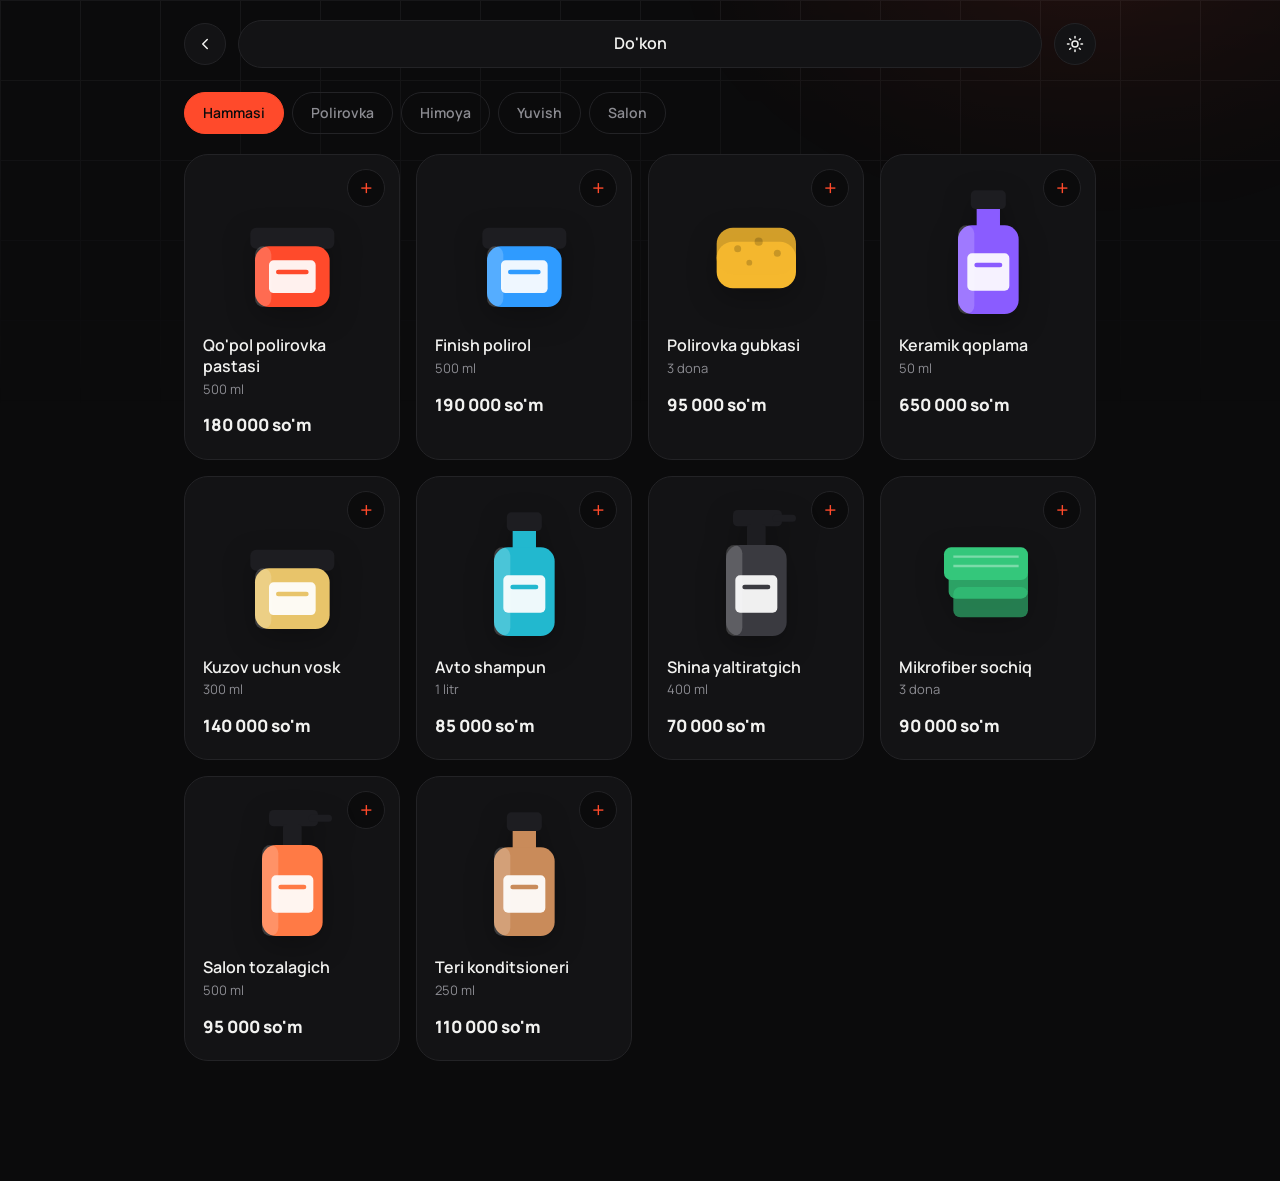
<file: shop.html>
<!DOCTYPE html>
<html lang="uz">
<head>
<meta charset="UTF-8">
<meta name="viewport" content="width=device-width, initial-scale=1">
<title>Do'kon — Reboot Autotuning</title>
<meta name="description" content="Reboot Autotuning onlayn do'koni: polirovka, himoya va yuvish uchun avto kimyo va aksessuarlar.">
<meta name="theme-color" content="#0b0b0c">
<link rel="preconnect" href="https://fonts.googleapis.com">
<link rel="preconnect" href="https://fonts.gstatic.com" crossorigin>
<link href="https://fonts.googleapis.com/css2?family=Manrope:wght@400;500;600;800&display=swap" rel="stylesheet">
<link rel="stylesheet" href="style.css">
<link rel="stylesheet" href="shop.css">
<script src="script.js"></script>
</head>
<body class="shop">

<div class="wrap">
  <div class="shop-bar">
    <a class="icon-btn" href="index.html" aria-label="Asosiy sahifaga qaytish">
      <svg viewBox="0 0 24 24" fill="none" stroke="currentColor" stroke-width="2" stroke-linecap="round" stroke-linejoin="round" aria-hidden="true"><path d="m15 18-6-6 6-6"/></svg>
    </a>
    <div class="shop-title">Do'kon</div>
    <button class="theme-toggle" id="theme-toggle" type="button" aria-label="Mavzuni almashtirish (qorong'i / yorug')" title="Mavzuni almashtirish">
      <svg class="i-sun" viewBox="0 0 24 24" fill="none" stroke="currentColor" stroke-width="2" stroke-linecap="round" aria-hidden="true"><circle cx="12" cy="12" r="4"/><path d="M12 2v2M12 20v2M4.9 4.9l1.4 1.4M17.7 17.7l1.4 1.4M2 12h2M20 12h2M4.9 19.1l1.4-1.4M17.7 6.3l1.4-1.4"/></svg>
      <svg class="i-moon" viewBox="0 0 24 24" fill="none" stroke="currentColor" stroke-width="2" stroke-linecap="round" stroke-linejoin="round" aria-hidden="true"><path d="M21 12.8A9 9 0 1 1 11.2 3a7 7 0 0 0 9.8 9.8z"/></svg>
    </button>
  </div>

  <div class="chips" id="chips" role="tablist" aria-label="Kategoriyalar"></div>

  <main>
    <div class="grid" id="grid"></div>
    <!-- DIQQAT: mahsulot nomlari va narxlar namuna. shop.js boshidagi PRODUCTS ro'yxatini o'zingizniki bilan almashtiring. -->
  </main>
</div>

<button class="cart-bar" id="cart-bar" type="button" hidden>
  <span class="cart-dot" aria-hidden="true"></span>
  <span class="cart-label">Savat <small id="cart-count"></small></span>
  <strong id="cart-total"></strong>
</button>

<dialog class="sheet" id="sheet">
  <form method="dialog" class="sheet-head">
    <h2 id="sheet-title">Savat</h2>
    <button class="icon-btn" aria-label="Yopish">
      <svg viewBox="0 0 24 24" fill="none" stroke="currentColor" stroke-width="2" stroke-linecap="round" aria-hidden="true"><path d="M18 6 6 18M6 6l12 12"/></svg>
    </button>
  </form>

  <div id="view-cart">
    <ul class="lines" id="lines"></ul>
    <div class="total-row"><span>Jami</span><strong id="sum"></strong></div>

    <form id="order-form" novalidate>
      <label>Ismingiz
        <input name="name" type="text" autocomplete="name" required placeholder="Ismingiz">
      </label>
      <label>Telefon
        <input name="phone" type="tel" autocomplete="tel" inputmode="tel" required placeholder="+998 90 123 45 67">
      </label>
      <label><span>Manzil yoki izoh <span class="opt">(ixtiyoriy)</span></span>
        <textarea name="note" rows="2" placeholder="Yetkazib berish manzili yoki istak"></textarea>
      </label>

      <fieldset class="pay">
        <legend>To'lov usuli</legend>
        <label class="pay-opt"><input type="radio" name="pay" value="click" checked><span>Click</span></label>
        <label class="pay-opt"><input type="radio" name="pay" value="payme"><span>Payme</span></label>
        <label class="pay-opt"><input type="radio" name="pay" value="cash"><span>Naqd</span></label>
      </fieldset>

      <p class="form-error" id="form-error" role="alert" hidden></p>
      <button class="btn btn-primary submit" type="submit">Buyurtma berish</button>
    </form>
  </div>

  <div id="view-done" hidden>
    <div class="done-mark" aria-hidden="true">
      <svg viewBox="0 0 24 24" fill="none" stroke="currentColor" stroke-width="2.4" stroke-linecap="round" stroke-linejoin="round"><path d="m5 12.5 4.5 4.5L19 7.5"/></svg>
    </div>
    <h3>Buyurtma <span id="order-id"></span> tayyor</h3>
    <p class="done-text" id="done-text"></p>
    <a class="btn btn-primary submit" id="tg-link" href="#" target="_blank" rel="noopener">Telegramda yuborish</a>
    <a class="btn btn-ghost submit" id="pay-link" href="#" target="_blank" rel="noopener" hidden>To'lash</a>
    <button class="btn btn-ghost submit" id="done-close" type="button">Yopish</button>
  </div>
</dialog>

<script src="shop.js"></script>
</body>
</html>
</file>
<file: style.css>
:root {
  color-scheme: dark;
  --bg: #0b0b0c;
  --surface: #131315;
  --line: #232326;
  --text: #f2f2f0;
  --muted: #8c8c92;
  --accent: #ff4a2b;
  --accent-hover: #ff6246;
  --on-accent: #0b0b0c;
  --glow: rgba(255,74,43,.16);
  --header-bg: rgba(11,11,12,.8);
  --on-photo-muted: rgba(242,242,240,.74);
  --mv-backdrop: rgba(5,5,6,.72);
  --mv-bezel: #1a1a1d;
  --ph-a: #1a1a1d;
  /* animatsiya: yengil va tez — bir joydan sozlanadi */
  --t-hero: .5s;
  --t-reveal: .45s;
  --t-accordion: .25s;
  --rise: 16px;
  --lift: -3px;
  --ease: cubic-bezier(.2,.7,.2,1);
  --ph-b: #0f0f11;
}
:root[data-theme="light"] {
  color-scheme: light;
  --bg: #f4f3f0;
  --surface: #ffffff;
  --line: #e1dfda;
  --text: #141416;
  --muted: #66666d;
  --accent: #d9341a;
  --accent-hover: #bf2b13;
  --on-accent: #ffffff;
  --glow: rgba(217,52,26,.10);
  --header-bg: rgba(244,243,240,.82);
  --on-photo-muted: rgba(242,242,240,.74);
  --mv-backdrop: rgba(20,20,22,.55);
  --mv-bezel: #2a2a2e;
  --ph-a: #e9e7e2;
  --ph-b: #d9d6cf;
}
* { box-sizing: border-box; margin: 0; padding: 0; }
html { scroll-behavior: smooth; }
body {
  background: var(--bg);
  color: var(--text);
  font-family: "Manrope", system-ui, -apple-system, "Segoe UI", sans-serif;
  line-height: 1.6;
  -webkit-font-smoothing: antialiased;
  overflow-x: hidden;
}
a { color: inherit; text-decoration: none; }

/* background glow + fine grid */
body::before {
  content: "";
  position: fixed; inset: 0; z-index: -1;
  background:
    radial-gradient(600px 400px at 85% -5%, var(--glow), transparent 70%),
    linear-gradient(var(--line) 1px, transparent 1px) 0 0 / 80px 80px,
    linear-gradient(90deg, var(--line) 1px, transparent 1px) 0 0 / 80px 80px;
  opacity: .55;
  mask-image: linear-gradient(#000 0%, transparent 70%);
  -webkit-mask-image: linear-gradient(#000 0%, transparent 70%);
}

.wrap { max-width: 960px; margin: 0 auto; padding: 0 24px; }

/* header — scroll qilganda tepada yopishib turadi */
header {
  position: sticky; top: 0; z-index: 50;
  padding: 14px 0;
  background: var(--header-bg);
  -webkit-backdrop-filter: blur(14px); backdrop-filter: blur(14px);
  border-bottom: 1px solid var(--line);
}
header .wrap { display: flex; align-items: center; gap: 12px; }

/* menyu */
.nav { margin-left: auto; display: flex; align-items: center; gap: 4px; }
.nav a {
  font-size: 14px; font-weight: 600; color: var(--muted);
  padding: 8px 12px; border-radius: 999px; white-space: nowrap;
  transition: color .2s, background .2s;
}
.nav a:hover { color: var(--text); }
.nav a.is-active { color: var(--accent); }
.nav a:focus-visible { outline: 2px solid var(--accent); outline-offset: 2px; }
.nav + .theme-toggle { margin-left: 8px; }

/* bo'limga o'tganda sarlavha menyu ostida qolib ketmasin */
section[id] { scroll-margin-top: 72px; }
.logo-mark { display: block; width: auto; height: 36px; flex: none; border-radius: 8px; }
.logo-text { font-weight: 800; letter-spacing: .18em; font-size: 15px; }
.logo-text small {
  display: block; font-weight: 500; letter-spacing: .22em;
  font-size: 10px; color: var(--muted); margin-top: 1px;
}

/* theme toggle */
.nav-link { margin-left: auto; font-weight: 600; font-size: 14px; padding: 9px 18px; border-radius: 999px; border: 1px solid var(--line); background: var(--surface); transition: border-color .2s; }
.nav-link:hover { border-color: var(--accent); }
.nav-link + .theme-toggle { margin-left: 0; }
.theme-toggle {
  margin-left: auto; width: 42px; height: 42px; flex: none;
  display: grid; place-items: center; cursor: pointer;
  background: var(--surface); color: var(--text);
  border: 1px solid var(--line); border-radius: 50%;
  transition: border-color .2s, transform .2s;
}
.theme-toggle:hover { border-color: var(--accent); transform: rotate(15deg); }
.theme-toggle:focus-visible { outline: 2px solid var(--accent); outline-offset: 3px; }
.theme-toggle svg { width: 18px; height: 18px; }
.theme-toggle .i-moon { display: none; }
:root[data-theme="light"] .theme-toggle .i-sun { display: none; }
:root[data-theme="light"] .theme-toggle .i-moon { display: block; }
.theme-anim, .theme-anim * { transition: background-color .3s, color .3s, border-color .3s !important; }

/* hero */
:root { --h-size: clamp(34px, 6vw, 64px); }
.hero { padding: 72px 0 120px; position: relative; overflow: hidden; }
.hero .wrap { position: relative; z-index: 1; }
.car-photo {
  position: absolute; inset: 0; z-index: 0; pointer-events: none;
  background: #0b0b0c url("https://images.unsplash.com/photo-1747770641554-a1c16ad4821e?fm=jpg&q=70&w=1600&auto=format&fit=crop") center 48% / cover no-repeat;
  transform: scaleX(-1);
  opacity: .9; filter: brightness(1.35) contrast(1.05);
  mask-image: linear-gradient(to left, transparent 38%, #000 78%), linear-gradient(to bottom, transparent 0%, #000 22%, #000 68%, transparent 100%);
  -webkit-mask-image: linear-gradient(to left, transparent 38%, #000 78%), linear-gradient(to bottom, transparent 0%, #000 22%, #000 68%, transparent 100%);
  mask-composite: intersect; -webkit-mask-composite: source-in;
}
.eyebrow {
  font-size: 12px; font-weight: 600; letter-spacing: .24em;
  text-transform: uppercase; color: var(--accent);
  display: flex; align-items: center; gap: 12px; margin-bottom: 24px;
}
.eyebrow::before { content: ""; width: 32px; height: 1px; background: var(--accent); }
h1 {
  font-size: var(--h-size);
  line-height: 1.08; font-weight: 800; letter-spacing: -.03em;
  max-width: 16ch;
}
h1 em { font-style: normal; color: var(--accent); }
.lead { margin-top: 28px; max-width: 46ch; color: var(--muted); font-size: 18px; }

.btns { display: flex; flex-wrap: wrap; gap: 12px; margin-top: 40px; }
.btn {
  display: inline-flex; align-items: center; gap: 10px;
  padding: 15px 26px; border-radius: 999px;
  font-weight: 600; font-size: 15px;
  border: 1px solid var(--line);
  transition: transform .2s, background .2s, border-color .2s;
}
.btn svg { width: 18px; height: 18px; flex: none; }
.btn:hover { transform: translateY(-2px); }
.btn-primary { background: var(--accent); border-color: var(--accent); color: var(--on-accent); }
.btn-primary:hover { background: var(--accent-hover); border-color: var(--accent-hover); }
.btn-ghost:hover { border-color: var(--text); }

/* sections */
section { padding: 72px 0; border-top: 1px solid var(--line); }
.label {
  font-size: 12px; font-weight: 600; letter-spacing: .24em;
  text-transform: uppercase; color: var(--muted); margin-bottom: 36px;
}

/* about */
.about { display: grid; grid-template-columns: 1fr auto; gap: 48px; align-items: end; }
.about p { font-size: clamp(22px, 3.4vw, 32px); font-weight: 500; line-height: 1.4; letter-spacing: -.01em; max-width: 30ch; }
.about p b { color: var(--accent); font-weight: 600; }
.stat { text-align: right; }
.stat strong { display: block; font-size: clamp(64px, 11vw, 112px); font-weight: 800; line-height: 1; letter-spacing: -.04em; }
.stat span { color: var(--muted); font-size: 14px; }

/* usta haqida: chapda rasm, o'ngda matn va raqam */
.about-wrap { display: grid; grid-template-columns: minmax(0, 300px) 1fr; gap: 48px; align-items: center; }
.about-photo { aspect-ratio: 1; overflow: hidden; border-radius: 18px; border: 1px solid var(--line); background: var(--surface); }
.about-photo img { display: block; width: 100%; height: 100%; object-fit: cover; }
.about-wrap .about { grid-template-columns: 1fr; gap: 28px; align-items: start; }
.about-wrap .stat { text-align: left; }

/* services */
.services { display: grid; grid-template-columns: repeat(3, 1fr); gap: 16px; }
.card {
  background: var(--surface); border: 1px solid var(--line);
  border-radius: 18px; padding: 32px 28px 36px;
  transition: border-color .25s, transform .25s;
}
.card:hover { border-color: var(--accent); }
.card .n { font-size: 13px; color: var(--accent); font-weight: 600; letter-spacing: .1em; }
.card h3 { font-size: 24px; font-weight: 800; letter-spacing: -.01em; margin: 56px 0 10px; }
.card p { color: var(--muted); font-size: 15px; }

/* contact */
.contact h2 { font-size: var(--h-size); font-weight: 800; letter-spacing: -.03em; line-height: 1.08; margin-bottom: 36px; max-width: 16ch; }
.contact h2 em { font-style: normal; color: var(--accent); }
.contact-list { display: grid; grid-template-columns: repeat(2, 1fr); gap: 16px; }
.contact-item {
  display: flex; flex-direction: column; gap: 4px;
  background: var(--surface); border: 1px solid var(--line);
  border-radius: 18px; padding: 24px 28px;
  transition: border-color .25s, transform .25s;
}
.contact-item:hover { border-color: var(--accent); }
.contact-item span { font-size: 12px; letter-spacing: .2em; text-transform: uppercase; color: var(--muted); }
.contact-item strong { font-size: 22px; font-weight: 600; }

footer { padding: 32px 0 48px; color: var(--muted); font-size: 13px; border-top: 1px solid var(--line); }
footer .wrap { display: flex; justify-content: space-between; flex-wrap: wrap; gap: 8px; }

/* works */
.works { display: grid; grid-template-columns: repeat(3, 1fr); gap: 16px; }
.work {
  position: relative; aspect-ratio: 4 / 5; overflow: hidden;
  border-radius: 18px; border: 1px solid var(--line);
  background:
    linear-gradient(to top, rgba(11,11,12,.92) 0%, rgba(11,11,12,0) 68%),
    var(--img) center / cover no-repeat,
    linear-gradient(160deg, var(--ph-a), var(--ph-b));
  transition: border-color .25s, transform .25s;
}
.work:hover { border-color: var(--accent); }
.work figcaption { position: absolute; left: 24px; right: 24px; bottom: 22px; display: flex; flex-direction: column; gap: 2px; }
.work figcaption span { font-size: 12px; font-weight: 600; letter-spacing: .2em; text-transform: uppercase; color: #ff6246; }
.work figcaption strong { font-size: 18px; font-weight: 600; color: #f2f2f0; }
.work figcaption p { margin-top: 6px; font-size: 14px; line-height: 1.5; color: var(--on-photo-muted); }

/* "namuna" belgisi — haqiqiy ma'lumot bilan almashtirilguncha ko'rinib turadi */
.label .tag {
  margin-left: 10px; padding: 2px 8px; border: 1px solid var(--line); border-radius: 999px;
  font-size: 11px; font-weight: 600; letter-spacing: .16em; vertical-align: 1px;
}

/* reviews */
.reviews { display: grid; grid-template-columns: repeat(3, 1fr); gap: 16px; }
.review {
  background: var(--surface); border: 1px solid var(--line);
  border-radius: 18px; padding: 32px 28px;
  display: flex; flex-direction: column; justify-content: space-between; gap: 32px;
  transition: border-color .25s, transform .25s;
}
.review:hover { border-color: var(--accent); }
.review::before { content: "\201C"; font-size: 56px; line-height: .6; color: var(--accent); font-weight: 800; }
.review p { font-size: 16px; line-height: 1.6; }
.review footer { display: flex; flex-direction: column; padding: 0; border: 0; color: var(--text); font-size: 14px; }
.review footer span { color: var(--muted); font-size: 13px; }

/* kartalar ustiga sichqoncha kelganda yengil ko'tarilish (sensorli ekranda yo'q) */
@media (hover: hover) {
  .card:hover, .work:hover, .review:hover, .contact-item:hover, .faq-item:hover { transform: translateY(var(--lift)); }
}

/* faq */
.faq { display: grid; gap: 12px; max-width: 720px; }
.faq-item {
  background: var(--surface); border: 1px solid var(--line);
  border-radius: 18px; transition: border-color .25s, transform .25s;
}
.faq-item:hover, .faq-item[open] { border-color: var(--accent); }
.faq-item summary {
  list-style: none; cursor: pointer;
  display: flex; align-items: center; justify-content: space-between; gap: 16px;
  padding: 22px 28px; font-size: 17px; font-weight: 600;
}
.faq-item summary::-webkit-details-marker { display: none; }
/* ochilish/yopilish balandlik animatsiyasi; eski brauzerlarda javob oddiy ochiladi */
.faq-item { interpolate-size: allow-keywords; }
.faq-item::details-content {
  block-size: 0; overflow: hidden;
  transition: block-size var(--t-accordion) var(--ease), content-visibility var(--t-accordion) allow-discrete;
}
.faq-item[open]::details-content { block-size: auto; }
.faq-item summary::after {
  content: "+"; flex: none; font-size: 24px; line-height: 1; font-weight: 500;
  color: var(--accent); transition: transform .25s;
}
.faq-item[open] summary::after { transform: rotate(45deg); }
.faq-item summary:focus-visible { outline: 2px solid var(--accent); outline-offset: -2px; border-radius: 18px; }
.faq-item p { padding: 0 28px 24px; color: var(--muted); font-size: 15px; max-width: 60ch; }
.faq-item p a { color: var(--accent); font-weight: 600; }
.faq-item p a:hover { color: var(--accent-hover); }

/* mobil ko'rinish: headerdagi tugma (logotip yonida) + telefon oynasi (faqat keng ekranda; telefonda ma'nosi yo'q) */
.mv-open, .mv { display: none; }
@media (min-width: 1024px) {
  .mv-open {
    display: inline-flex; align-items: center; gap: 8px; flex: none;
    margin-left: 12px; padding: 8px 14px; cursor: pointer;
    background: transparent; color: var(--muted);
    border: 1px solid var(--line); border-radius: 999px;
    font: 600 13px/1 "Manrope", system-ui, sans-serif; white-space: nowrap;
    transition: border-color .2s, color .2s;
  }
  .mv-open:hover { border-color: var(--accent); color: var(--text); }
  .mv-open:focus-visible { outline: 2px solid var(--accent); outline-offset: 2px; }
  .mv-open svg { width: 16px; height: 16px; }

  .mv { position: fixed; inset: 0; z-index: 100; display: grid; place-items: center; }
  .mv[hidden] { display: none; }
  .mv-backdrop { position: absolute; inset: 0; background: var(--mv-backdrop); -webkit-backdrop-filter: blur(4px); backdrop-filter: blur(4px); }
  .mv-phone {
    position: relative; padding: 10px; border-radius: 44px;
    background: var(--mv-bezel); border: 1px solid var(--line);
    box-shadow: 0 24px 80px rgba(0,0,0,.55);
  }
  /* kengligi 375px — saytning mobil dizayni yoqiladi; past ekranda faqat balandligi kamayadi */
  .mv-frame { display: block; width: 375px; height: min(812px, calc(100vh - 96px)); border: 0; border-radius: 34px; background: var(--bg); }
  .mv-close {
    position: absolute; top: -4px; right: -56px; width: 40px; height: 40px;
    display: grid; place-items: center; cursor: pointer;
    background: var(--surface); color: var(--text);
    border: 1px solid var(--line); border-radius: 50%;
    transition: border-color .2s;
  }
  .mv-close:hover { border-color: var(--accent); }
  .mv-close:focus-visible { outline: 2px solid var(--accent); outline-offset: 3px; }
  .mv-close svg { width: 16px; height: 16px; }
  .mv.is-open .mv-backdrop { animation: mv-fade var(--t-accordion) ease both; }
  .mv.is-open .mv-phone { animation: mv-in var(--t-accordion) var(--ease) backwards; }
  html.mv-lock { overflow: hidden; }   /* faqat oyna ko'rinib turganda scroll qulflanadi */
}
@keyframes mv-fade { from { opacity: 0; } to { opacity: 1; } }
@keyframes mv-in { from { opacity: 0; transform: translateY(var(--rise)) scale(.98); } to { opacity: 1; transform: none; } }

/* light theme: soften the dark photo into the light page */
:root[data-theme="light"] .car-photo { opacity: .32; mix-blend-mode: multiply; filter: brightness(1.6) contrast(1.1); }

/* entrance */
@keyframes rise { from { opacity: 0; transform: translateY(var(--rise)); } to { opacity: 1; transform: none; } }
.hero .wrap > * { animation: rise var(--t-hero) var(--ease) both; }
.hero .wrap > *:nth-child(2) { animation-delay: .06s; }
.hero .wrap > *:nth-child(3) { animation-delay: .12s; }
.hero .wrap > *:nth-child(4) { animation-delay: .18s; }

/* scroll'da paydo bo'lish: script.js elementlarga .reveal qo'shadi, ekranga kirganda .in.
   .js-reveal sinfi faqat JS ishlasa va harakat cheklanmagan bo'lsa qo'yiladi — aks holda hammasi ko'rinib turadi.
   "backwards" — animatsiyadan keyin transform bo'sh qoladi, hover ko'tarilishi to'qnashmaydi. */
.js-reveal .reveal { opacity: 0; }
.js-reveal .reveal.in { opacity: 1; animation: rise var(--t-reveal) var(--ease) backwards; animation-delay: var(--d, 0s); }
@media (prefers-reduced-motion: reduce) {
  html { scroll-behavior: auto; }
  .hero .wrap > * { animation: none; }
  .reveal { opacity: 1 !important; animation: none !important; }
  .btn, .card, .work, .review, .contact-item, .faq-item, .faq-item summary::after { transition: none; }
  .faq-item::details-content { transition: none; }
  .mv.is-open .mv-backdrop, .mv.is-open .mv-phone { animation: none; }
  .mv-open, .mv-close { transition: none; }
}

@media (max-width: 720px) {
  header { padding: 8px 0 2px; }
  header .wrap { flex-wrap: wrap; row-gap: 0; }
  .logo-mark { height: 30px; }
  .theme-toggle, .nav + .theme-toggle { margin-left: auto; width: 36px; height: 36px; }
  .theme-toggle svg { width: 16px; height: 16px; }
  /* menyu logotip ostida alohida qator, gorizontal siljiydi; o'ng chetdagi xiralik "yana bor" deb bildiradi */
  .nav {
    order: 3; flex: 0 0 100%; margin: 0 -8px; padding: 0 8px;
    overflow-x: auto; scrollbar-width: none;
    -webkit-mask-image: linear-gradient(to right, #000 calc(100% - 32px), transparent);
    mask-image: linear-gradient(to right, #000 calc(100% - 32px), transparent);
  }
  .nav.nav-end { -webkit-mask-image: none; mask-image: none; }
  .nav::-webkit-scrollbar { display: none; }
  .nav a { padding: 10px 12px; }
  section[id] { scroll-margin-top: 96px; }
  .hero { padding: 40px 0 150px; }
  .car-photo { background-position: 30% 55%; opacity: .7; }
  :root[data-theme="light"] .car-photo { opacity: .28; }
  .about-wrap { grid-template-columns: 1fr; gap: 28px; }
  .about-photo { max-width: 320px; }
  .about { grid-template-columns: 1fr; gap: 32px; }
  .stat { text-align: left; }
  .services, .contact-list { grid-template-columns: 1fr; }
  .works, .reviews { grid-template-columns: 1fr; }
  .work { aspect-ratio: 4 / 3; }
  .card h3 { margin-top: 36px; }
  .btn { flex: 1 1 100%; justify-content: center; }
  section { padding: 56px 0; }
}
</file>
<file: shop.css>
/* Do'kon sahifasi — style.css o'zgaruvchilaridan foydalanadi (qorong'i/yorug' mavzu bilan ishlaydi) */
body.shop { padding-bottom: 120px; }
.shop [hidden], .sheet [hidden] { display: none !important; }
body.shop::before { mask-image: linear-gradient(#000 0%, transparent 45%); -webkit-mask-image: linear-gradient(#000 0%, transparent 45%); }

.shop-bar {
  display: grid; grid-template-columns: 42px 1fr 42px; gap: 12px;
  align-items: center; padding: 20px 0 8px;
}
.shop-title {
  text-align: center; font-weight: 600; font-size: 16px;
  background: var(--surface); border: 1px solid var(--line);
  border-radius: 999px; padding: 10px 16px;
}
.icon-btn {
  width: 42px; height: 42px; display: grid; place-items: center; cursor: pointer;
  background: var(--surface); color: var(--text);
  border: 1px solid var(--line); border-radius: 50%;
  transition: border-color .2s;
}
.icon-btn:hover { border-color: var(--accent); }
.icon-btn:focus-visible { outline: 2px solid var(--accent); outline-offset: 3px; }
.icon-btn svg { width: 18px; height: 18px; }
.shop-bar .theme-toggle { margin-left: 0; }

/* chips */
.chips { display: flex; gap: 8px; overflow-x: auto; padding: 16px 0 20px; scrollbar-width: none; }
.chips::-webkit-scrollbar { display: none; }
.chip {
  flex: none; cursor: pointer; font: inherit; font-size: 14px; font-weight: 600;
  padding: 9px 18px; border-radius: 999px;
  background: transparent; color: var(--muted); border: 1px solid var(--line);
  transition: color .2s, border-color .2s, background .2s;
}
.chip:hover { color: var(--text); }
.chip[aria-selected="true"] { background: var(--accent); border-color: var(--accent); color: var(--on-accent); }

/* grid */
.grid { display: grid; grid-template-columns: repeat(auto-fill, minmax(210px, 1fr)); gap: 16px; }
.p-card {
  position: relative; display: flex; flex-direction: column;
  background: var(--surface); border: 1px solid var(--line);
  border-radius: 24px; padding: 18px 18px 20px;
  transition: border-color .25s, transform .25s;
}
.p-card:hover { border-color: var(--accent); transform: translateY(-3px); }
.p-art { height: 140px; display: grid; place-items: center; margin: 8px 0 14px; }
.p-art svg { height: 100%; width: auto; max-width: 100%; filter: drop-shadow(0 10px 14px rgba(0,0,0,.25)); }
.p-card h3 { font-size: 16px; font-weight: 600; line-height: 1.3; }
.p-meta { color: var(--muted); font-size: 13px; margin-top: 2px; }
.p-price { margin-top: 12px; font-weight: 800; font-size: 17px; }
.p-price small { font-weight: 500; font-size: 13px; color: var(--muted); }

/* add / stepper */
.p-ctl { position: absolute; top: 14px; right: 14px; }
.p-add, .p-step button {
  width: 38px; height: 38px; border-radius: 50%; cursor: pointer;
  display: grid; place-items: center; font: inherit; font-size: 22px; line-height: 1;
  background: var(--bg); color: var(--accent); border: 1px solid var(--line);
  transition: border-color .2s, background .2s;
}
.p-add:hover, .p-step button:hover { border-color: var(--accent); }
.p-add:focus-visible, .p-step button:focus-visible { outline: 2px solid var(--accent); outline-offset: 2px; }
.p-step {
  display: flex; flex-direction: column; align-items: center; gap: 2px;
  background: var(--surface); border: 1px solid var(--line); border-radius: 999px; padding: 4px;
  box-shadow: 0 6px 20px rgba(0,0,0,.18);
}
.p-step span { font-weight: 700; font-size: 15px; padding: 2px 0; min-width: 28px; text-align: center; }
.p-step .minus { color: #e5484d; }

/* cart bar */
.cart-bar {
  position: fixed; left: 50%; bottom: 24px; transform: translateX(-50%);
  z-index: 20; display: flex; align-items: center; gap: 14px;
  padding: 10px 22px 10px 12px; border-radius: 999px; cursor: pointer;
  font: inherit; color: var(--text);
  background: color-mix(in srgb, var(--surface) 85%, transparent);
  -webkit-backdrop-filter: blur(14px); backdrop-filter: blur(14px);
  border: 1px solid var(--line); box-shadow: 0 12px 40px rgba(0,0,0,.35);
  animation: pop .3s cubic-bezier(.2,.7,.2,1);
}
.cart-bar[hidden] { display: none; }
.cart-bar:hover { border-color: var(--accent); }
.cart-bar:focus-visible { outline: 2px solid var(--accent); outline-offset: 3px; }
.cart-dot { width: 34px; height: 34px; border-radius: 50%; background: conic-gradient(from 200deg, var(--accent), #ffb347, var(--accent)); }
.cart-label { color: var(--muted); font-weight: 600; }
.cart-label small { color: var(--text); font-size: 13px; margin-left: 4px; }
.cart-bar strong { font-weight: 800; }
@keyframes pop { from { opacity: 0; transform: translate(-50%, 16px); } to { opacity: 1; transform: translate(-50%, 0); } }

/* sheet */
.sheet {
  margin: auto; width: min(520px, calc(100% - 24px)); max-height: calc(100dvh - 24px);
  background: var(--bg); color: var(--text);
  border: 1px solid var(--line); border-radius: 28px; padding: 22px;
  overflow-y: auto;
}
.sheet::backdrop { background: rgba(0,0,0,.6); -webkit-backdrop-filter: blur(4px); backdrop-filter: blur(4px); }
.sheet-head { display: flex; align-items: center; justify-content: space-between; margin-bottom: 14px; }
.sheet-head h2 { font-size: 22px; font-weight: 800; letter-spacing: -.01em; }

.lines { list-style: none; display: flex; flex-direction: column; gap: 10px; margin-bottom: 16px; }
.line { display: grid; grid-template-columns: 52px 1fr auto; gap: 12px; align-items: center; background: var(--surface); border: 1px solid var(--line); border-radius: 16px; padding: 10px; }
.line .thumb { height: 52px; display: grid; place-items: center; }
.line .thumb svg { height: 100%; width: auto; }
.line b { font-weight: 600; font-size: 14px; display: block; line-height: 1.3; }
.line small { color: var(--muted); font-size: 13px; }
.qty { display: flex; align-items: center; gap: 6px; }
.qty button { width: 30px; height: 30px; border-radius: 50%; cursor: pointer; font: inherit; font-size: 18px; line-height: 1; background: var(--bg); color: var(--text); border: 1px solid var(--line); }
.qty button:hover { border-color: var(--accent); }
.qty span { min-width: 22px; text-align: center; font-weight: 700; font-size: 14px; }
.empty { text-align: center; color: var(--muted); padding: 28px 0; }

.total-row { display: flex; justify-content: space-between; align-items: baseline; padding: 4px 4px 18px; font-size: 15px; color: var(--muted); }
.total-row strong { color: var(--text); font-size: 24px; font-weight: 800; letter-spacing: -.01em; }

#order-form { display: flex; flex-direction: column; gap: 14px; }
#order-form > label { display: flex; flex-direction: column; gap: 6px; font-size: 13px; font-weight: 600; color: var(--muted); }
.opt { font-weight: 400; }
#order-form input[type="text"], #order-form input[type="tel"], #order-form textarea {
  font: inherit; font-size: 16px; color: var(--text); font-weight: 500;
  background: var(--surface); border: 1px solid var(--line); border-radius: 14px; padding: 13px 14px; resize: vertical;
}
#order-form input:focus-visible, #order-form textarea:focus-visible { outline: 2px solid var(--accent); outline-offset: 1px; border-color: var(--accent); }
#order-form .invalid { border-color: #e5484d !important; }

.pay { border: 0; display: grid; grid-template-columns: repeat(3, 1fr); gap: 8px; }
.pay legend { font-size: 13px; font-weight: 600; color: var(--muted); margin-bottom: 8px; padding: 0; }
.pay-opt { position: relative; }
.pay-opt input { position: absolute; opacity: 0; inset: 0; cursor: pointer; }
.pay-opt span { display: block; text-align: center; padding: 12px 0; border-radius: 14px; font-weight: 600; font-size: 15px; background: var(--surface); border: 1px solid var(--line); transition: border-color .2s, background .2s; }
.pay-opt input:checked + span { border-color: var(--accent); background: color-mix(in srgb, var(--accent) 12%, var(--surface)); }
.pay-opt input:focus-visible + span { outline: 2px solid var(--accent); outline-offset: 2px; }

.form-error { color: #e5484d; font-size: 14px; }
.submit { width: 100%; justify-content: center; cursor: pointer; font-family: inherit; margin-top: 4px; }
.btn-primary.submit { border: 1px solid var(--accent); }
.btn-ghost.submit { background: transparent; color: var(--text); }
.btn[hidden] { display: none; }

#view-done { display: flex; flex-direction: column; gap: 10px; text-align: center; align-items: stretch; padding-top: 6px; }
#view-done[hidden], #view-cart[hidden] { display: none; }
.done-mark { width: 64px; height: 64px; margin: 0 auto 6px; border-radius: 50%; display: grid; place-items: center; color: var(--on-accent); background: var(--accent); }
.done-mark svg { width: 30px; height: 30px; }
#view-done h3 { font-size: 22px; font-weight: 800; letter-spacing: -.01em; }
.done-text { color: var(--muted); font-size: 15px; margin-bottom: 8px; }

@media (max-width: 720px) {
  .grid { grid-template-columns: repeat(2, 1fr); gap: 12px; }
  .p-card { padding: 14px 14px 16px; border-radius: 22px; }
  .p-art { height: 110px; }
  .p-ctl { top: 10px; right: 10px; }
}
@media (prefers-reduced-motion: reduce) {
  .cart-bar { animation: none; }
  .p-card { transition: none; }
}
</file>
